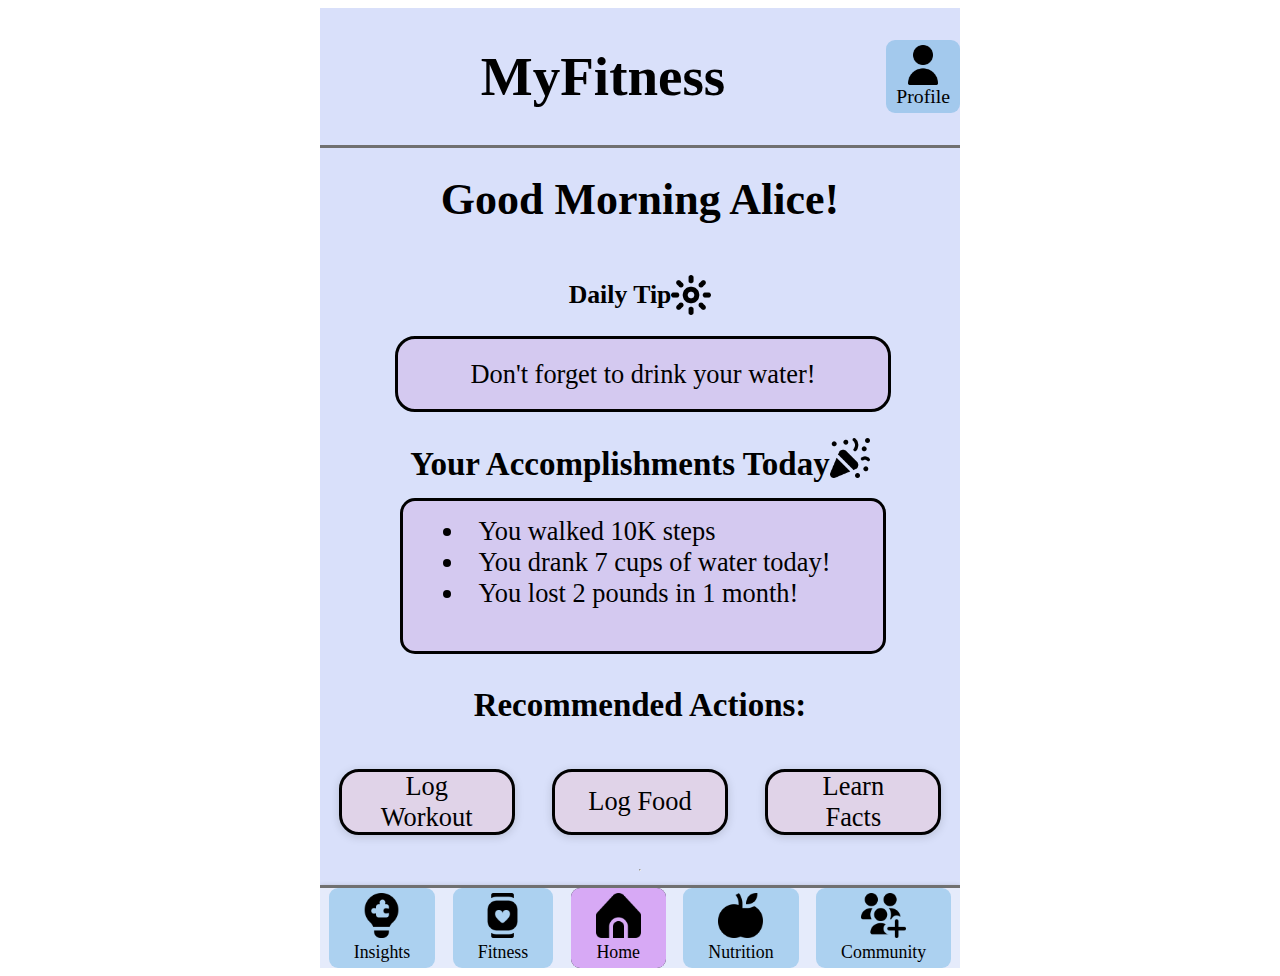
<file: index.html>
<!DOCTYPE html>
<html lang="en">
  <head>
    <meta charset="UTF-8" />
    <title>Home</title>
    <link
      href="https://fonts.googleapis.com/css?family=Inter"
      rel="fontsheet"
    />
    <link rel="stylesheet" href="home.css" />
  </head>
  <body>
    <div class="device">
      <div>
        <div id="title-bar">
          <h1>MyFitness</h1>
          <div id="profile-bar">
            <img src="images/profile.png" width="40px" />
            <span class="label">Profile</span>
          </div>
        </div>
        <div>
          <strong><h1>Good Morning Alice!</h1></strong>
          <div id="daily-tip">
            <h3>Daily Tip</h3>
            <img src="images/brightness.png" width="40px" />
          </div>
          <div id="daily-tip-box">Don't forget to drink your water!</div>
        </div>
      </div>

      <div id="accomplishments">
        <div id="accomp-title">
          <h2>Your Accomplishments Today</h2>
          <img src="images/party-horn.png" width="40px" />
        </div>
        <div id="color-block">
          <ul>
            <li>You walked 10K steps</li>
            <li>You drank 7 cups of water today!</li>
            <li>You lost 2 pounds in 1 month!</li>
          </ul>
        </div>
      </div>
      <div id="recommended">
        <h2>Recommended Actions:</h2>
        <div class="gallery-nav">
          
          <a href="healthTracker.html" id="workout-link">
            <div class="gallery-item">
              Log Workout
            </div>
          </a>
          
          <a href="Nutrition_Style.html" id="food-link">
            <div class="gallery-item">
              Log Food
            </div>
          </a>
          <a href="insights.html" id="insights-link">
            <div id="fact-link">
              <div class="gallery-item">
                Learn Facts
              </div>
            </div>
          </a>
          
        </div>
      </div>
      <hr />
      <div class="bottom-nav">
        <div class="nav-item">
          <a href="insights.html">
          <img src="images/insight.png" alt="Insight Icon" class="icon" />
          <span class="label">Insights</span>
          </a>
        </div>
        <div class="nav-item">
          <a href="healthTracker.html">
          <img src="images/watch-fitness.png" alt="Fitness Icon" class="icon" />
          <span class="label">Fitness</span>
        </a>
        </div>
        <div class="nav-item active">
          <a id="nav-item-active" href="index.html">
            <img src="images/home.png" alt="Home Icon" class="icon" />
            <span class="label">Home</span>
          </a>
        </div>
        <div class="nav-item">
          <a href="Nutrition_Style.html">
          <img src="images/apple-whole.png" alt="Nutrition Icon" class="icon" />
          <span class="label">Nutrition</span>
          </a>
        </div>
        <div class="nav-item">
          <a href="community.html">
          <img src="images/users-medical.png" alt="Community Icon" class="icon" />
          <span class="label">Community</span>
        </a>
        </div>
      </div>
    </div>
  </body> 
  <script> 
      let profileButton = document.getElementById("profile-bar");

      profileButton.addEventListener("click", () => {
         
          window.location.href = "profile.html";
      });

  </script>
</html>
</file>
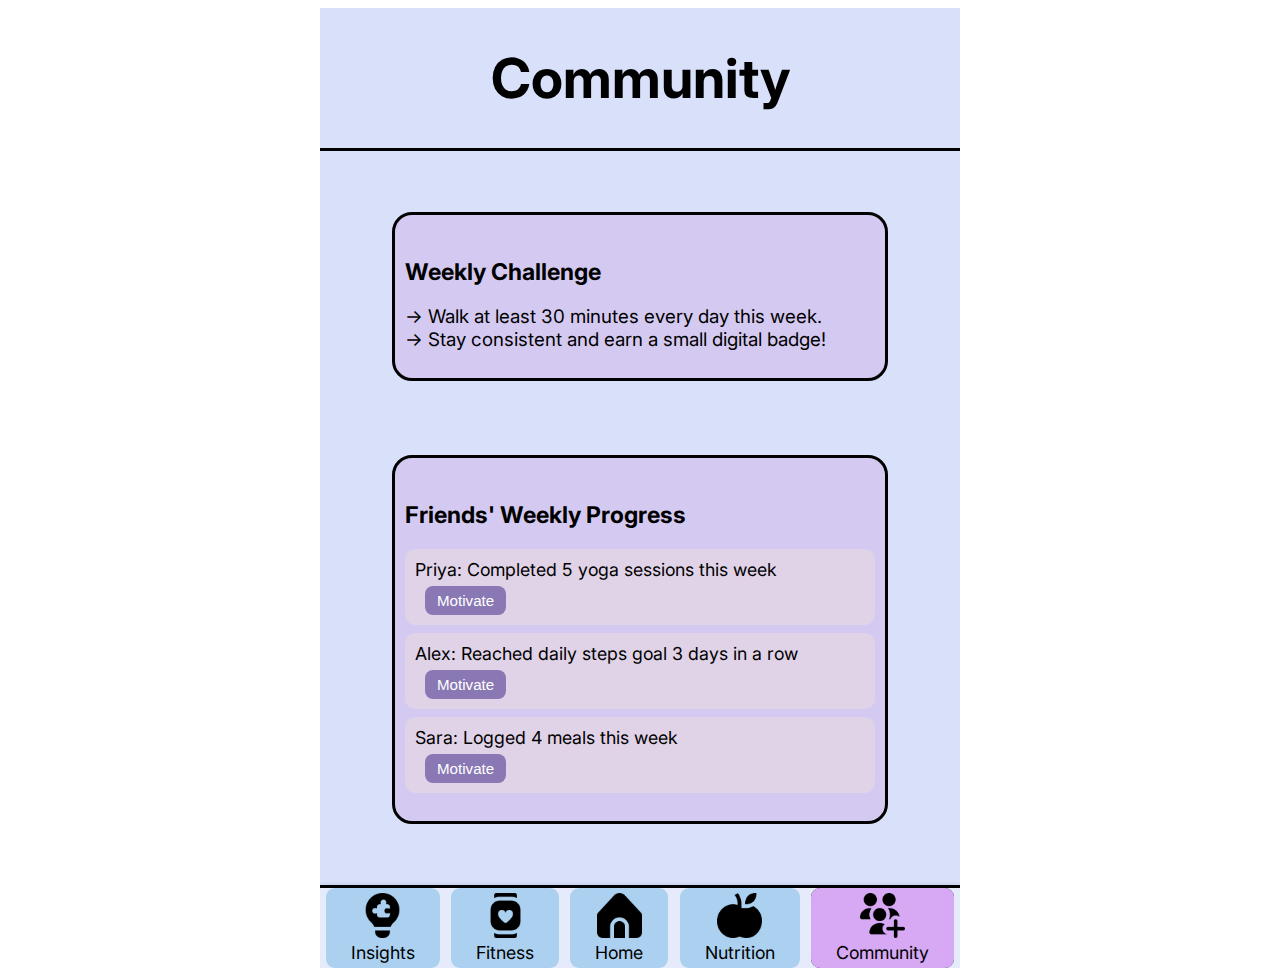
<file: community.html>
<!DOCTYPE html>
<html lang="en">
<head>
  <meta charset="UTF-8" />
  <title>Community</title>
  <link href="https://fonts.googleapis.com/css?family=Inter" rel="stylesheet" />
  <link rel="stylesheet" href="Nutrition_Style.css" />
</head>
<body>
    <div class="device">
      <div id="title-bar">
        <h1>Community</h1>
      </div>
      <div class="summary-box">
        <h3>Weekly Challenge</h3>
        <p style="font-size: 0.95em;">
          -> Walk at least 30 minutes every day this week.<br>
          -> Stay consistent and earn a small digital badge!
        </p>
      </div>
      <div class="summary-box">
        <h3>Friends' Weekly Progress</h3>
        <ul id="friends-updates" style="list-style-type: none; padding: 0;">
        </ul>
      </div>
     
      <div class="bottom-nav">
        <div class="nav-item">
          <a href="insights.html">
          <img src="images/insight.png" alt="Insight Icon" class="icon" />
          <span class="label">Insights</span>
          </a>
        </div>
        <div class="nav-item">
          <a href="healthTracker.html">
          <img src="images/watch-fitness.png" alt="Fitness Icon" class="icon" />
          <span class="label">Fitness</span>
        </a>
        </div>
        <div class="nav-item">
          <a href="index.html">
            <img src="images/home.png" alt="Home Icon" class="icon" />
            <span class="label">Home</span>
          </a>
        </div>
        <div class="nav-item">
          <a href="Nutrition_Style.html">
          <img src="images/apple-whole.png" alt="Nutrition Icon" class="icon" />
          <span class="label">Nutrition</span>
          </a>
        </div>
        <div class="nav-item active">
          <a id="nav-item-active" href="community.html">
          <img src="images/users-medical.png" alt="Community Icon" class="icon" />
          <span class="label">Community</span>
        </a>
        </div>
      </div>

<script src="community.js"></script>
</body>
</html>
</file>
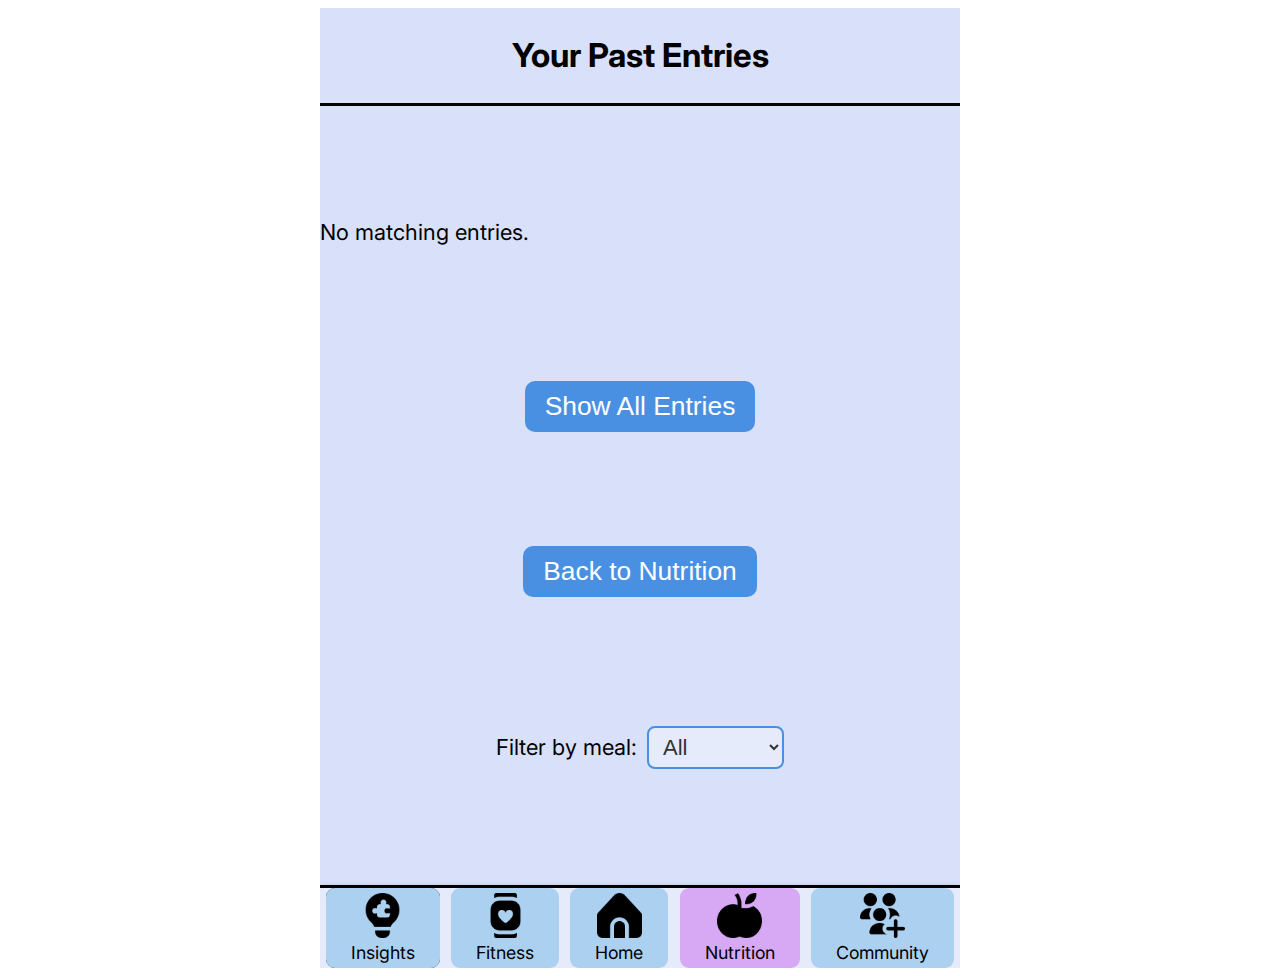
<file: entries.html>
<!DOCTYPE html>
<html lang="en">
<head>
  <meta charset="UTF-8" />
  <meta name="viewport" content="width=640, initial-scale=1.0" />
  <title>Past Entries</title>
  <link href="https://fonts.googleapis.com/css?family=Inter" rel="stylesheet" />
  <link rel="stylesheet" href="Nutrition_Style.css" />
</head>
<body>
  <div class="device">
    <div id="title-bar">
      <h2>Your Past Entries</h2>
    </div>
    
 
    <div id="scroll-wrapper">
      <div id="entries-container"></div>
    </div>
    
  
    <div class="button-row">
      <button class="save-btn" id="showAllBtn">Show All Entries</button>
    </div>
    
   
    <div class="button-row">
      <button class="save-btn" onclick="goBack()">Back to Nutrition</button>
    </div>
    
 
    <div class="log-input" style="justify-content: center;">
      <div class="filter-wrapper">
        <label for="mealFilter">Filter by meal:</label>
        <select id="mealFilter">
          <option value="All">All</option>
          <option value="Breakfast">Breakfast</option>
          <option value="Lunch">Lunch</option>
          <option value="Dinner">Dinner</option>
          <option value="Snack">Snack</option>
        </select>
      </div>
    </div>
    
    <!-- Bottom Navigation -->
    <div class="bottom-nav">
      <div class="nav-item active">
        <a href="insights.html">
        <img src="images/insight.png" alt="Insight Icon" class="icon" />
        <span class="label">Insights</span>
        </a>
      </div>
      <div class="nav-item">
        <a href="healthTracker.html">
        <img src="images/watch-fitness.png" alt="Fitness Icon" class="icon" />
        <span class="label">Fitness</span>
      </a>
      </div>
      <div class="nav-item">
        <a href="index.html">
          <img src="images/home.png" alt="Home Icon" class="icon" />
          <span class="label">Home</span>
        </a>
      </div>
      <div class="nav-item">
        <a id="nav-item-active" href="Nutrition_Style.html">
        <img src="images/apple-whole.png" alt="Nutrition Icon" class="icon" />
        <span class="label">Nutrition</span>
        </a>
      </div>
      <div class="nav-item">
        <a href="community.html">
        <img src="images/users-medical.png" alt="Community Icon" class="icon" />
        <span class="label">Community</span>
      </a>
      </div>
    </div>

  <script src="entries.js"></script>
</body>
</html>
</file>
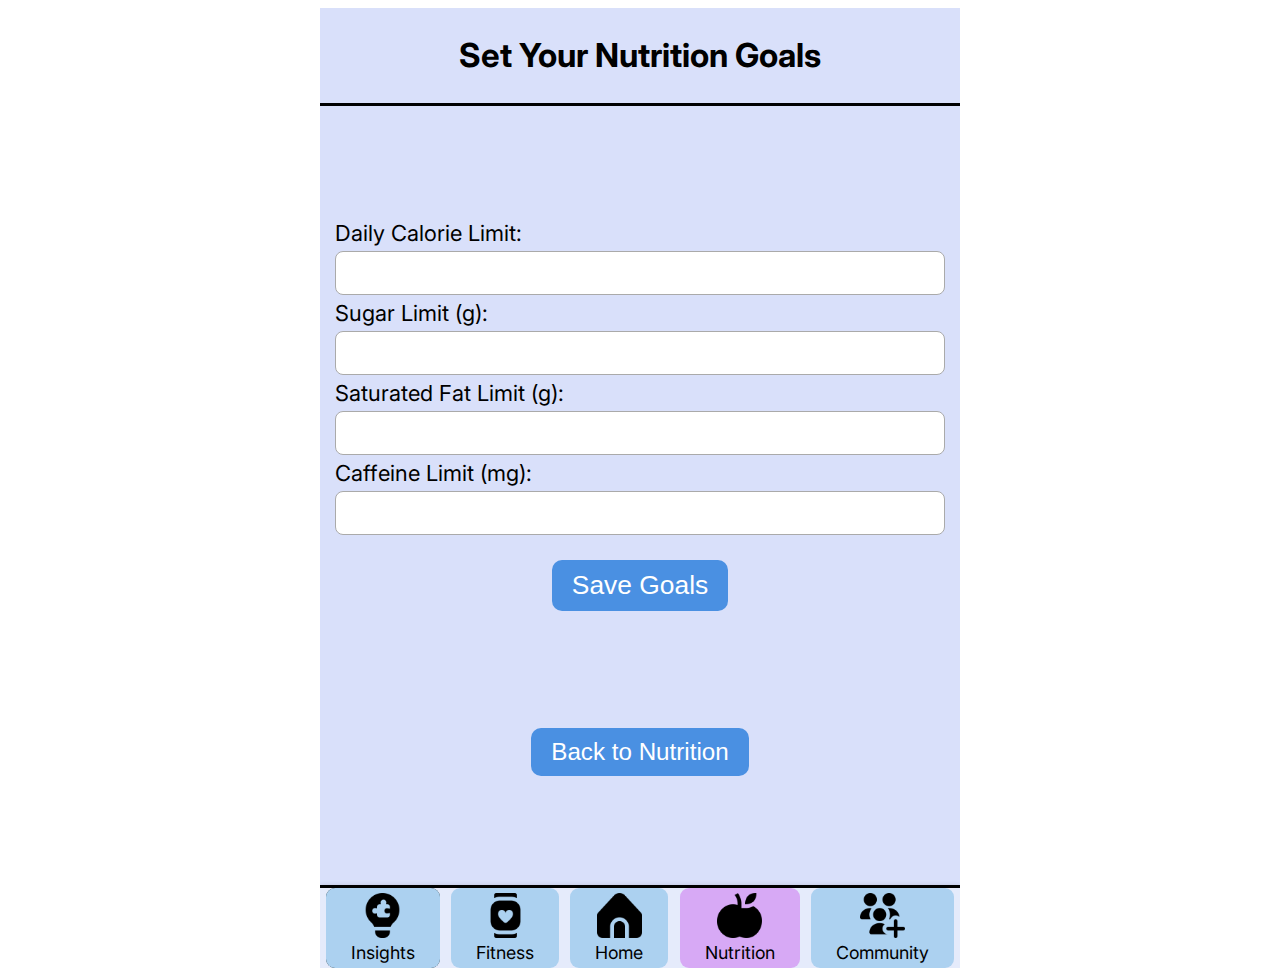
<file: goals.html>
<!DOCTYPE html>
<html lang="en">
<head>
  <meta charset="UTF-8" />
  <meta name="viewport" content="width=640, initial-scale=1.0" />
  <title>Set Nutrition Goals</title>
  <link href="https://fonts.googleapis.com/css?family=Inter" rel="stylesheet" />

  <link rel="stylesheet" href="Nutrition_Style.css" />
</head>
<body>
  <div class="device">
    <div id="title-bar">
      <h2>Set Your Nutrition Goals</h2>
    </div>

    <form id="goalForm" class="log-form">
      <label>Daily Calorie Limit:</label>
      <input type="number" id="goalCalories" required />

      <label>Sugar Limit (g):</label>
      <input type="number" id="goalSugar" required />

      <label>Saturated Fat Limit (g):</label>
      <input type="number" id="goalFat" required />

      <label>Caffeine Limit (mg):</label>
      <input type="number" id="goalCaffeine" required />

      <div class="save-entry-btn-wrapper">
        <button type="submit" class="save-btn">Save Goals</button>
      </div>
    </form>

    <div class="back-btn-wrapper">
      <button class="back-btn" onclick="goBack()">Back to Nutrition</button>
    </div>
            <!-- Bottom Navigation -->
            <div class="bottom-nav">
              <div class="nav-item active">
                <a href="insights.html">
                <img src="images/insight.png" alt="Insight Icon" class="icon" />
                <span class="label">Insights</span>
                </a>
              </div>
              <div class="nav-item">
                <a href="healthTracker.html">
                <img src="images/watch-fitness.png" alt="Fitness Icon" class="icon" />
                <span class="label">Fitness</span>
              </a>
              </div>
              <div class="nav-item">
                <a href="index.html">
                  <img src="images/home.png" alt="Home Icon" class="icon" />
                  <span class="label">Home</span>
                </a>
              </div>
              <div class="nav-item">
                <a id="nav-item-active" href="Nutrition_Style.html">
                <img src="images/apple-whole.png" alt="Nutrition Icon" class="icon" />
                <span class="label">Nutrition</span>
                </a>
              </div>
              <div class="nav-item">
                <a href="community.html">
                <img src="images/users-medical.png" alt="Community Icon" class="icon" />
                <span class="label">Community</span>
              </a>
              </div>
            </div>
  </div>

  <script src="goals.js"></script>
</body>
</html>
</file>
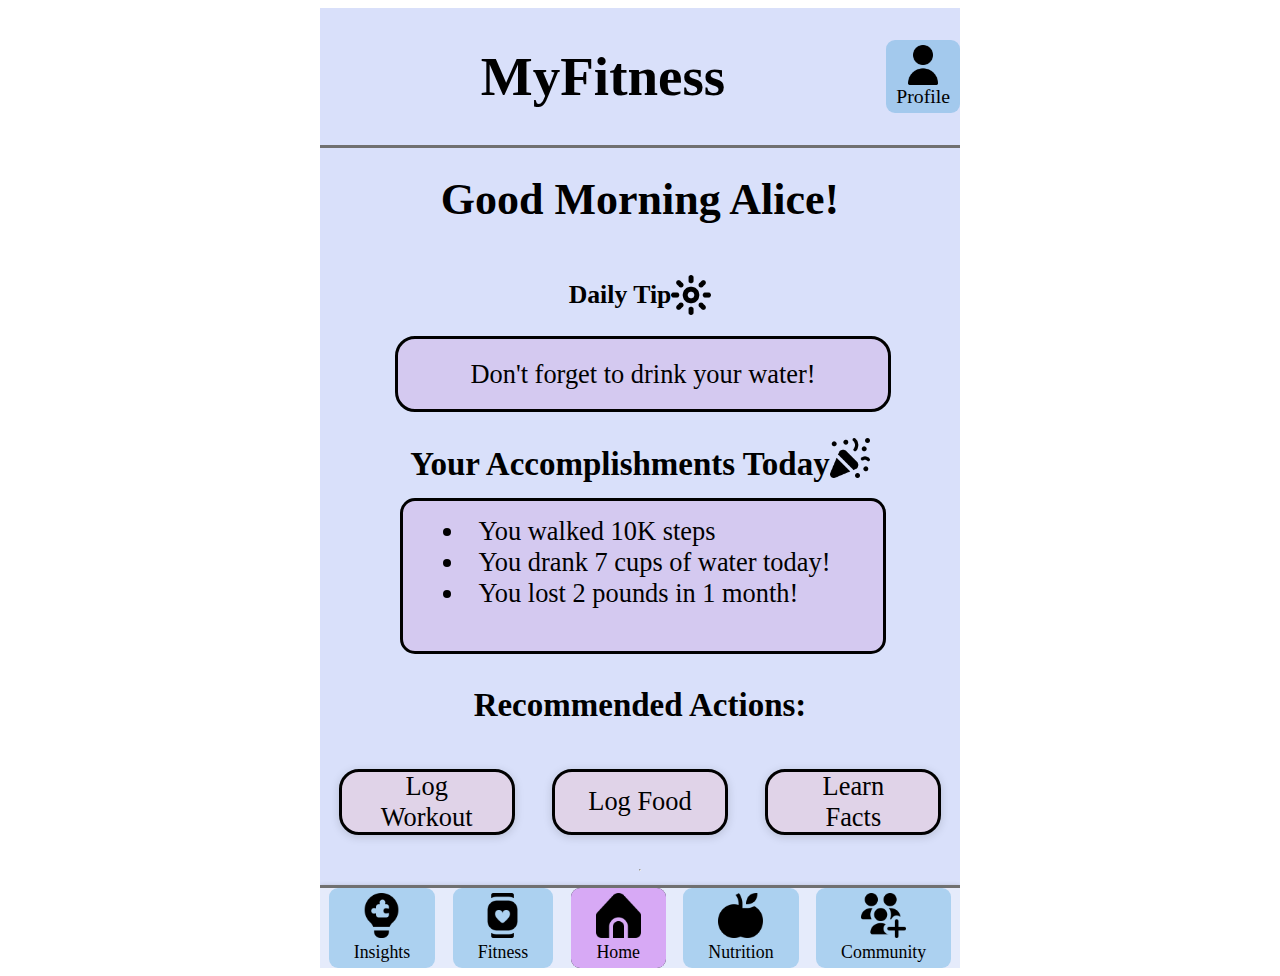
<file: home.html>
<!DOCTYPE html>
<html lang="en">
  <head>
    <meta charset="UTF-8" />
    <title>Home</title>
    <link
      href="https://fonts.googleapis.com/css?family=Inter"
      rel="fontsheet"
    />
    <link rel="stylesheet" href="home.css" />
  </head>
  <body>
    <div class="device">
      <div>
        <div id="title-bar">
          <h1>MyFitness</h1>
          <div id="profile-bar">
            <img src="images/profile.png" width="40px" />
            <span class="label">Profile</span>
          </div>
        </div>
        <div>
          <strong><h1>Good Morning Alice!</h1></strong>
          <div id="daily-tip">
            <h3>Daily Tip</h3>
            <img src="images/brightness.png" width="40px" />
          </div>
          <div id="daily-tip-box">Don't forget to drink your water!</div>
        </div>
      </div>

      <div id="accomplishments">
        <div id="accomp-title">
          <h2>Your Accomplishments Today</h2>
          <img src="images/party-horn.png" width="40px" />
        </div>
        <div id="color-block">
          <ul>
            <li>You walked 10K steps</li>
            <li>You drank 7 cups of water today!</li>
            <li>You lost 2 pounds in 1 month!</li>
          </ul>
        </div>
      </div>
      <div id="recommended">
        <h2>Recommended Actions:</h2>
        <div class="gallery-nav">
          
          <a href="healthTracker.html" id="workout-link">
            <div class="gallery-item">
              Log Workout
            </div>
          </a>
          
          <a href="Nutrition_Style.html" id="food-link">
            <div class="gallery-item">
              Log Food
            </div>
          </a>
          <a href="insights.html" id="insights-link">
            <div id="fact-link">
              <div class="gallery-item">
                Learn Facts
              </div>
            </div>
          </a>
          
        </div>
      </div>
      <hr />
      <div class="bottom-nav">
        <div class="nav-item">
          <a href="insights.html">
          <img src="images/insight.png" alt="Insight Icon" class="icon" />
          <span class="label">Insights</span>
          </a>
        </div>
        <div class="nav-item">
          <a href="healthTracker.html">
          <img src="images/watch-fitness.png" alt="Fitness Icon" class="icon" />
          <span class="label">Fitness</span>
        </a>
        </div>
        <div class="nav-item active">
          <a id="nav-item-active" href="home.html">
            <img src="images/home.png" alt="Home Icon" class="icon" />
            <span class="label">Home</span>
          </a>
        </div>
        <div class="nav-item">
          <a href="Nutrition_Style.html">
          <img src="images/apple-whole.png" alt="Nutrition Icon" class="icon" />
          <span class="label">Nutrition</span>
          </a>
        </div>
        <div class="nav-item">
          <a href="community.html">
          <img src="images/users-medical.png" alt="Community Icon" class="icon" />
          <span class="label">Community</span>
        </a>
        </div>
      </div>
    </div>
  </body> 
  <script> 
      let profileButton = document.getElementById("profile-bar");

      profileButton.addEventListener("click", () => {
          // bring in pop up page
          window.location.href = "profile.html";
      });

  </script>
</html>
</file>
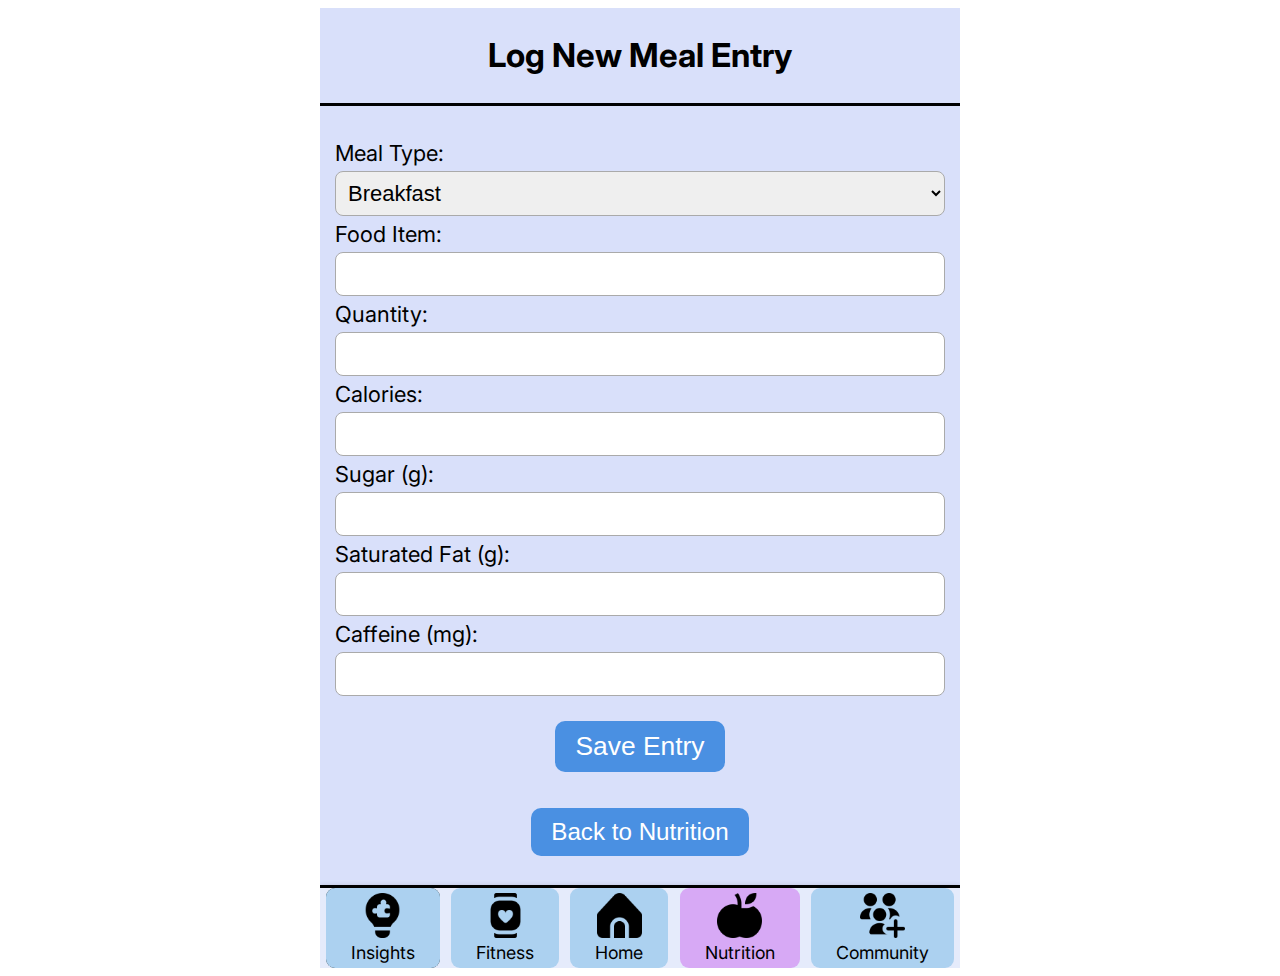
<file: log-entry.html>
<!DOCTYPE html>
<html lang="en">
<head>
  <meta charset="UTF-8" />
  <meta name="viewport" content="width=640, initial-scale=1.0" />
  <title>Log New Meal Entry</title>
  <link href="https://fonts.googleapis.com/css?family=Inter" rel="stylesheet" />
  <link rel="stylesheet" href="Nutrition_Style.css" />
</head>
<body>
  <div class="device">
    <div id="title-bar">
      <h2>Log New Meal Entry</h2>
    </div>

    <form id="logForm" class="log-form">
      <label>Meal Type:</label>
      <select id="mealType">
        <option>Breakfast</option>
        <option>Lunch</option>
        <option>Dinner</option>
        <option>Snack</option>
      </select>
    
      <label>Food Item:</label>
      <input type="text" id="foodItem" required />
    
      <label>Quantity:</label>
      <input type="number" id="quantity" required />
    
      <label>Calories:</label>
      <input type="number" id="calories" required />
    
      <label>Sugar (g):</label>
      <input type="number" id="sugar" required />
    
      <label>Saturated Fat (g):</label>
      <input type="number" id="fat" required />
    
      <label>Caffeine (mg):</label>
      <input type="number" id="caffeine" required />
    
      <div class="save-entry-btn-wrapper">
        <button type="submit" class="save-btn">Save Entry</button>
      </div>
      
    </form>
    
    <div class="back-btn-wrapper">
      <button class="back-btn" onclick="goBack()">Back to Nutrition</button>
    </div>
    
        <!-- Bottom Navigation -->
        <div class="bottom-nav">
          <div class="nav-item active">
            <a href="insights.html">
            <img src="images/insight.png" alt="Insight Icon" class="icon" />
            <span class="label">Insights</span>
            </a>
          </div>
          <div class="nav-item">
            <a href="healthTracker.html">
            <img src="images/watch-fitness.png" alt="Fitness Icon" class="icon" />
            <span class="label">Fitness</span>
          </a>
          </div>
          <div class="nav-item">
            <a href="index.html">
              <img src="images/home.png" alt="Home Icon" class="icon" />
              <span class="label">Home</span>
            </a>
          </div>
          <div class="nav-item">
            <a id="nav-item-active" href="Nutrition_Style.html">
            <img src="images/apple-whole.png" alt="Nutrition Icon" class="icon" />
            <span class="label">Nutrition</span>
            </a>
          </div>
          <div class="nav-item">
            <a href="community.html">
            <img src="images/users-medical.png" alt="Community Icon" class="icon" />
            <span class="label">Community</span>
          </a>
          </div>
        </div>

</div>
  <script src="log-entry.js"></script>
</body>
</html>
</file>
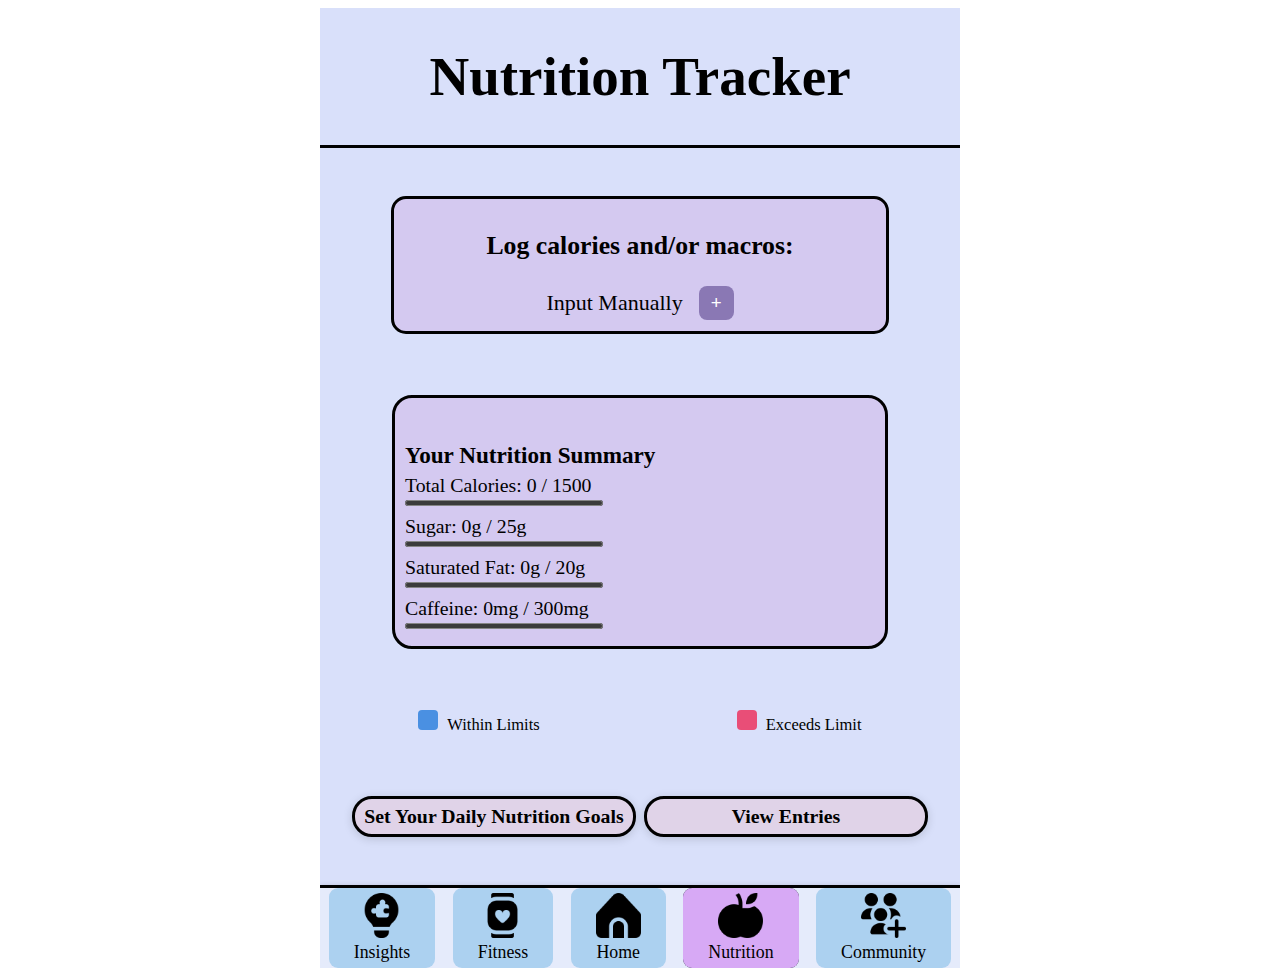
<file: Nutrition_Style.html>
<!DOCTYPE html>
<html lang="en">
<head>
  <meta charset="UTF-8" />
  <meta name="viewport" content="width=640, initial-scale=1.0" />
  <title>Nutrition Tracking</title>
  <link rel="stylesheet" href="Nutrition_Style.css" />
</head>
<body>
    <div class="device">
      <div id="title-bar">
        <h1>Nutrition Tracker</h1>
      </div>
      
      <div id="color-block">
        <h3 style="text-align: center;">Log calories and/or macros:</h3>
        <div class="log-input">
          <label>Input Manually</label>
          <a href="log-entry.html"><button class="small-btn" type="button">+</button></a>
        </div>
        
      </div>
      
  <div class="summary-box">
    <h3>Your Nutrition Summary 
    </h3>
  
    <div class="summary-item">
      <label id="calorieLabel">Total Calories:</label>
      <progress id="calorieBar" value="1012" max="1500" ></progress>
    </div>
    
    <div class="summary-item">
      <label id="sugarLabel">Sugar:</label>
      <progress id="sugarBar" value="20" max="25" ></progress>
    </div>
    
    <div class="summary-item warning">
      <label id="fatLabel">Saturated Fat:</label>
      <progress id="fatBar" value="5" max="3" ></progress>
    </div>
    
    <div class="summary-item warning">
      <label id="caffeineLabel">Caffeine:</label>
      <progress id="caffeineBar" value="183" max="100" ></progress>
    </div>
  </div>

  <div class="legend">
    <p><span class="legend-box normal"></span> Within Limits</p>
    <p><span class="legend-box high"></span> Exceeds Limit</p>
  </div>
  
  <div class="entry-goal-buttons">
    <a href="goals.html" class="gallery-button">
      <strong>Set Your Daily Nutrition Goals</strong>
    </a>
    
    <a href="entries.html" class="gallery-button">
      <strong>View Entries</strong>
    </a>
  </div>  

  <div class="bottom-nav">
    <div class="nav-item">
      <a href="insights.html">
      <img src="images/insight.png" alt="Insight Icon" class="icon" />
      <span class="label">Insights</span>
      </a>
    </div>
    <div class="nav-item">
      <a href="healthTracker.html">
      <img src="images/watch-fitness.png" alt="Fitness Icon" class="icon" />
      <span class="label">Fitness</span>
    </a>
    </div>
    <div class="nav-item">
      <a href="index.html">
        <img src="images/home.png" alt="Home Icon" class="icon" />
        <span class="label">Home</span>
      </a>
    </div>
    <div class="nav-item active">
      <a id="nav-item-active" href="Nutrition_Style.html">
      <img src="images/apple-whole.png" alt="Nutrition Icon" class="icon" />
      <span class="label">Nutrition</span>
      </a>
    </div>
    <div class="nav-item">
      <a href="community.html">
      <img src="images/users-medical.png" alt="Community Icon" class="icon" />
      <span class="label">Community</span>
    </a>
    </div>
  </div>
</div>
<script src="Nutrition_Style.js">
  
</script>
</body>
</html>
</file>
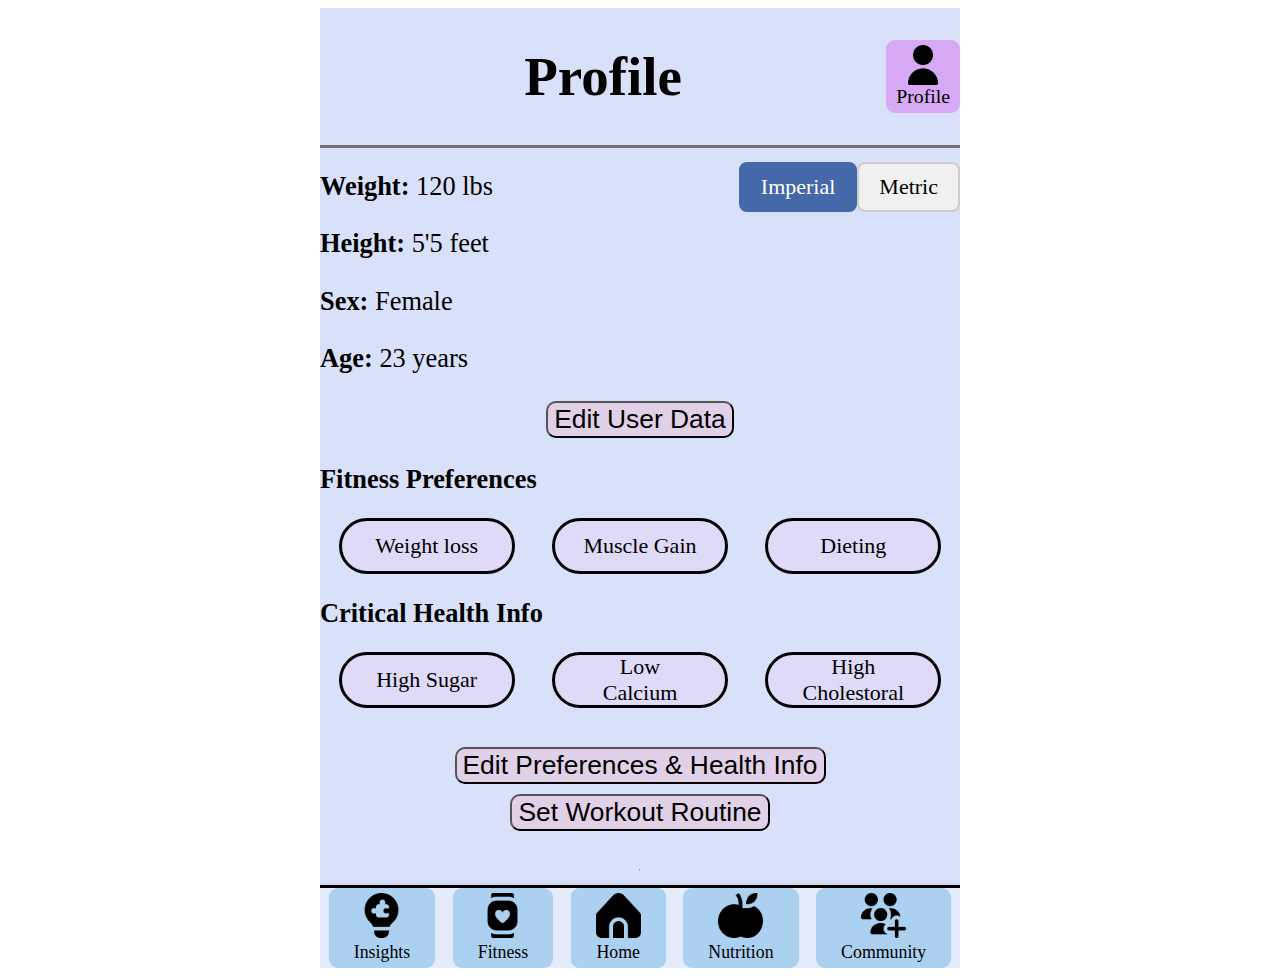
<file: profile.html>
<!DOCTYPE html>
<html lang="en">
  <head>
    <meta charset="UTF-8" />
    <title>Profile</title>
    <link
      href="https://fonts.googleapis.com/css?family=Inter"
      rel="fontsheet"
    />
    <link rel="stylesheet" href="profile.css" />
  </head>
  <body>
    <div class="device">
    <div id="popup">
      <div>
        <div id="title-bar">
          <h1>Profile</h1>
          <div id="profile-bar">
            <img src="images/profile.png" width="40px" />
            <span class="label">Profile</span>
          </div>
        </div>
        <div>
            <div id="weight">
                <p>
                  <strong>Weight: </strong> <span id="weight-value">120 lbs</span>
                </p>
                <div class="unit-toggle-box">
                  <div id="imperialBox" class="unit-box active">Imperial</div>
                  <div id="metricBox" class="unit-box">Metric</div>
                </div>
            </div>
            <p id="height">
                <strong>Height:</strong> <span id="height-value">5'5 feet</span>
            </p>
            <p>
                <strong>Sex:</strong> <span id="sex-value">Female</span>
            </p>
            <p>
                <strong>Age:</strong> <span id="age-value">23 years</span>
            </p>


            <div id="unit-holder">
              <button id="edit-button" onclick="openEditForm()">Edit User Data</button>
            </div>


            <p>
                <strong>Fitness Preferences</strong>
            </p>
            <div>
                <div class="gallery-nav">
                    <div class="gallery-item" id="pref-one">
                      Weight loss
                    </div>
          
                    <div class="gallery-item" id="pref-two">
                      Muscle Gain
                    </div>
                    <div class="gallery-item" id="pref-three">
                      Dieting
                    </div>
                  </div>
            </div>
            <p>
               <strong>Critical Health Info</strong>
            </p>
            <div>
                <div class="gallery-nav">
                    <div class="gallery-item" id="health-one">
                      High Sugar
                    </div>
                    <div class="gallery-item" id="health-two">
                      Low Calcium
                    </div>
                    <div class="gallery-item" id="health-three">
                      High Cholestoral
                    </div>
                </div>
            </div>
        </div>
      </div>
      </div>
      <br>
      <div id="profile-buttons">
        <div>
          <button id="edit-pref-button" onclick="editPref()">Edit Preferences & Health Info</button>
        </div>
        <div>
          <button id="set-button">Set Workout Routine</button>
        </div>
        <!-- <div>
            <button>View Routine</button>
        </div> -->
        <!-- <div>
            <button>Log Out</button>
        </div> -->
      </div>
      <!-- <div id="workout-popup" hidden>
        dsfd
      </div> -->

      <div id="popup-holder-div">
      </div>

      <div id="edit-popup-holder">
      </div>


      <div id="edit-preference-holder">
      </div>





      <hr/>
      <div class="bottom-nav">
        <div class="nav-item">
          <a href="insights.html">
          <img src="images/insight.png" alt="Insight Icon" class="icon" />
          <span class="label">Insights</span>
          </a>
        </div>
        <div class="nav-item">
          <a href="healthTracker.html">
          <img src="images/watch-fitness.png" alt="Fitness Icon" class="icon" />
          <span class="label">Fitness</span>
        </a>
        </div>
        <div class="nav-item active">
          <a href="index.html">
            <img src="images/home.png" alt="Home Icon" class="icon" />
            <span class="label">Home</span>
          </a>
        </div>
        <div class="nav-item">
          <a href="Nutrition_Style.html">
          <img src="images/apple-whole.png" alt="Nutrition Icon" class="icon" />
          <span class="label">Nutrition</span>
          </a>
        </div>
        <div class="nav-item">
          <a href="community.html">
          <img src="images/users-medical.png" alt="Community Icon" class="icon" />
          <span class="label">Community</span>
        </a>
        </div>
      </div>
    </div>
  </body> 
  <script> 
      let profileButton = document.getElementById("profile-bar");
      // let editButton = document.getElementById("edit-button");

      document.addEventListener("DOMContentLoaded", function () {
      const savedWeight = localStorage.getItem("weight");
      const savedHeight = localStorage.getItem("height");
      const savedSex = localStorage.getItem("sex");
      const savedAge = localStorage.getItem("age");

      const savedPrefOne = localStorage.getItem("prefOne");
      const savedPrefTwo = localStorage.getItem("prefTwo");
      const savedPrefThree = localStorage.getItem("prefThree");

      const savedHealthOne = localStorage.getItem("healthOne");
      const savedHealthTwo = localStorage.getItem("healthTwo");
      const savedHealthThree = localStorage.getItem("healthThree");


      if (savedPrefOne) {
        document.getElementById("pref-one").innerHTML = savedPrefOne;
      }
      else {
        savedPrefOne = "Weight Loss";
      }

      if (savedPrefTwo) {
        document.getElementById("pref-two").innerHTML = savedPrefTwo;
      }
      else {
        savedPrefTwo = "Muscle Gain";
      }

      if (savedPrefThree) {
        document.getElementById("pref-three").innerHTML = savedPrefThree;
      }
      else {
        savedPrefThree = "Dieting";
      }

      if (savedHealthOne) {
        document.getElementById("health-one").innerHTML = savedHealthOne;
      }
      else {
        savedHealthOne = "High Sugar";
      }

      if (savedHealthTwo) {
        document.getElementById("health-two").innerHTML = savedHealthTwo;
      }
      else {
        savedHealthTwo = "Low Calcium";
      }

      if (savedHealthThree) {
        document.getElementById("health-three").innerHTML = savedHealthThree;
      }
      else {
        savedHealthThree = "High Cholestorol";
      }


      if (savedWeight) {
        document.getElementById("weight-value").innerHTML = `${savedWeight} lbs`;
      }

      if (savedHeight) {
        document.getElementById("height-value").innerHTML = `${savedHeight} feet`;
      }

      if (savedSex) {
        document.getElementById("sex-value").innerHTML = `${savedSex}`;
      }

      if (savedAge) {
        document.getElementById("age-value").innerHTML = `${savedAge} years`;

      }
     });

      profileButton.addEventListener("click", () => {
          window.location.href = "index.html";
      });

      const workoutPopup = document.getElementById("popup-holder-div");
      const openWorkoutButton = document.getElementById("set-button");       
      const imperial = document.getElementById("imperialBox");
      const metric = document.getElementById("metricBox");
      const weight = document.getElementById("weight-value");
      const height = document.getElementById("height-value");

      let currWeight = weight.innerText;
      let currHeight = height.innerText;


      function editPref() {
        let preferenceDiv = document.getElementById("edit-preference-holder");


        // let inputDivOne = document.getElementById(`${savedPrefOne}`);
        // let inputDivTwo = document.getElementById(`${savedPrefTwo}`);
        // let inputDivThree = document.getElementById(`${savedPrefThree}`);


        // let inputDivFour = document.getElementById(`${savedHealthOne}`);
        // let inputDivFive = document.getElementById(`${savedHealthTwo}`);
        // let inputDivSix = document.getElementById(`${savedHealthThree}`);


        // inputDivOne.





        preferenceDiv.innerHTML = `
            <div class="edit-preference-overlay">
              <div id="edit-preference">
                <form id="edit-pref-form">
                  <h4>Edit Fitness Preferences (choose 3)</h4>
                  <p>
                    <label><input id="Weight Loss" checked type="checkbox" name="fitnessPref" value="Weight loss"> Weight loss</label><br>
                    <label><input id="Muscle Gain" checked type="checkbox" name="fitnessPref" value="Muscle Gain"> Muscle Gain</label><br>
                    <label><input id="Dieting" checked type="checkbox" name="fitnessPref" value="Dieting"> Dieting</label><br>
                    <label><input id="Flexibility" type="checkbox" name="fitnessPref" value="Flexibility"> Flexibility</label><br>
                    <label><input id="Endurance" type="checkbox" name="fitnessPref" value="Endurance"> Endurance</label><br> 
                    <label><input id="Stress Reduction" type="checkbox" name="fitnessPref" value="Stress Reduction"> Stress Reduction</label><br>
                  </p>

                  <h4>Edit Critical Health Info (choose 3)</h4>
                  <p>
                    <label><input id="High Sugar" checked type="checkbox" name="healthInfo" value="High Sugar"> High Sugar</label><br>
                    <label><input id="Low Calcium" checked type="checkbox" name="healthInfo" value="Low Calcium"> Low Calcium</label><br>
                    <label><input id="High Cholestorol" checked type="checkbox" name="healthInfo" value="High Cholesterol"> High Cholesterol</label><br>
                    <label><input id="Diabetes" type="checkbox" name="healthInfo" value="Diabetes"> Diabetes</label><br>
                    <label><input id="Low Iron" type="checkbox" name="healthInfo" value="Low Iron"> Low Iron (Anemic)</label><br>
                  </p>

                  <br>
                  <button type="submit">Save</button>
                  <button type="button" id="cancel-button">Cancel</button>
                </form>
              </div>
            </div>`;



            let cancelDiv = document.getElementById("cancel-button");


            cancelDiv.addEventListener("click", () => {
               preferenceDiv.innerHTML = ``;
            });


            let prefForm = document.getElementById("edit-pref-form");

            prefForm.addEventListener("submit", (e) => {

              e.preventDefault();
              console.log("HELLO");
              let editFormInfo = new FormData(prefForm);
              const data = {};
              let listOfPrefData = [];
              let listOfHealthData = [];
              editFormInfo.forEach((value, key) => {
                data[key] = value; 

                if (key == "fitnessPref") {
                  listOfPrefData.push(data[key]);
                }

                else if (key == "healthInfo") {
                  listOfHealthData.push(data[key]);
                }
                

              });

               console.log(listOfHealthData);


              localStorage.setItem("prefOne", `${listOfPrefData[0]}`);
              localStorage.setItem("prefTwo", `${listOfPrefData[1]}`);
              localStorage.setItem("prefThree", `${listOfPrefData[2]}`);
              localStorage.setItem("healthOne", `${listOfHealthData[0]}`);
              localStorage.setItem("healthTwo", `${listOfHealthData[1]}`);
              localStorage.setItem("healthThree", `${listOfHealthData[2]}`);


              location.reload();

            });




      }

      function openEditForm() {
        console.log("Hello");
        let editDiv = document.getElementById("edit-popup-holder");

        let currWeightPlaceHolder = (localStorage.getItem("weight") == null)? "120" : localStorage.getItem("weight");
        let currHeightPlaceHolder = (localStorage.getItem("height") == null)? "5'5" : localStorage.getItem("height");
        let currSexPlaceHolder = (localStorage.getItem("sex") == null)? "Female" : localStorage.getItem("sex");
        let currAgePlaceHolder = (localStorage.getItem("age") == null)? "23" : localStorage.getItem("age");

        editDiv.innerHTML = `<div class="edit-popup-overlay">
        <div id="edit-popup">
          <form id="edit-form">
            <p>
              Weight (lbs): <input type="number" name="weight" id="edit-weight" value="${currWeightPlaceHolder}" /><br>
            </p>
            <p>
              Height (feet'inches): <input name="height" type="text" id="edit-height" value="${currHeightPlaceHolder}" /><br>
            </p>
            <p>
              Sex: 
              <select name="sex" id="edit-sex" placeholder="${currSexPlaceHolder}">
                <option>Female</option>
                <option>Male</option>
                <option>Other</option>
              </select>
              <br>
            </p>
            <p>
              Age: <input name="age" type="number" id="edit-age" value="${currAgePlaceHolder}"/><br>
            </p> <br>
            <button type="submit">Save</button>
            <button type="button" id="cancel-button">Cancel</button>
          </form>
        </div>
        </div>`;

        let editForm = document.getElementById("edit-form");


        editForm.addEventListener("submit", (e) => {
          e.preventDefault();
          console.log("HELLO");
          let editDiv = document.getElementById("edit-popup-holder");
          let editFormInfo = new FormData(editForm);
          const data = {};
          editFormInfo.forEach((value, key) => {
            data[key] = value; 

            console.log(key);
            console.log(data[key]);

          });


          localStorage.setItem("weight", `${data["weight"]}`);
          localStorage.setItem("height", `${data["height"]}`);
          localStorage.setItem("sex", `${data["sex"]}`);
          localStorage.setItem("age", `${data["age"]}`);

          workoutPopup.innerHTML = ``;
          location.reload();
        });

        let cancelDiv = document.getElementById("cancel-button");


        cancelDiv.addEventListener("click", () => {
            editDiv.innerHTML = ``;
        });

      }


      
      

      imperial.addEventListener("click", () => {
          if (imperial.className != "unit-box active") {
            imperial.className = "unit-box active";
            metric.className = "unit-box";

            let currWeight = weight.innerText;
            let currHeight = height.innerText;

            let weightNumber = currWeight.match(/([0-9]+)\.((\d)*)/);
            let heightNumber = currHeight.match(/([0-9]+(\.(\d)*)?)/);

            console.log(weightNumber);
            console.log(heightNumber);

            let totalFeet = 0;
            let totalInches = 0; 

            if (heightNumber) {
              let cms = parseFloat(heightNumber[1]);

              totalInches = cms * 0.393701;
            }

            
            totalFeet = Math.floor(totalInches / 12);
            totalInches = (totalInches % 12).toFixed(0);


            let weightValue = parseFloat(weightNumber);
            let totalLbs = Math.ceil(weightValue * 2.20462);


            weight.innerText = `${totalLbs} lbs`;
            height.innerText = `${totalFeet}'${totalInches} feet`;

            currWeight = weight.innerText;
            currHeight = height.innerText;

        }

      });

      metric.addEventListener("click", () => {
        if (metric.className != "unit-box active") {
            metric.className = "unit-box active";
            imperial.className = "unit-box";

            let currWeight = weight.innerText;
            let currHeight = height.innerText;

            let weightNumber = currWeight.match(/([0-9]+(\.[0-9]+)?)/);

            let heightNumber = currHeight.match(/([0-8])'([0-9](\.[0-9])?)/);
          

            let totalInches = 0;

            if (heightNumber) {
              let feet = parseInt(heightNumber[1]);
              let inches = parseFloat(heightNumber[2]);

              totalInches = (feet * 12) + inches;
              
            }

            let weightValue = parseFloat(weightNumber);

            let totalCm = (totalInches * 2.54).toFixed(2); 

            let totalKg = (weightValue * 0.453592).toFixed(2);

            weight.innerText = `${totalKg} kg`;
            height.innerText = `${totalCm} cm`;

            currWeight = weight.innerText;
            currHeight = height.innerText;
        }

      });

    
      

      openWorkoutButton.addEventListener("click", () => {
        workoutPopup.innerHTML = `<div class="popup-overlay" id="workout-popup" hidden>
          <div class="popup-content">
            <span class="close-button" id="close-popup-button">X</span>
            <h2>Set Your Workout Routine</h2>
            <form id="routine-form">
              <label for="day">Select Day:</label>
              <select id="day" name="day" required>
                <option value="" disabled selected>Select a day</option>
                <option value="Monday">Monday</option>
                <option value="Tuesday">Tuesday</option>
                <option value="Wednesday">Wednesday</option>
                <option value="Thursday">Thursday</option>
                <option value="Friday">Friday</option>
                <option value="Saturday">Saturday</option>
                <option value="Sunday">Sunday</option>
              </select>
        
              <label for="time">Select Time:</label>
              <input type="time" id="time" name="time" required />
        
              <label for="activity">Workout Type:</label>
              <input type="text" id="activity" name="activity" placeholder="e.g. Cardio, Leg Day" required />
        
              <button type="submit">Set Routine</button>
            </form>
          </div>
        </div>`;



        const closeWorkoutButton = document.getElementById("close-popup-button");

        closeWorkoutButton.addEventListener("click", () => {
          workoutPopup.innerHTML = ``;
        });

        const form = document.getElementById("routine-form");

        form.addEventListener("submit", (e) => {
          console.log("Hello");
          e.preventDefault();
  e.preventDefault();

  const formInfo = new FormData(form);
  const data = {};
  formInfo.forEach((value, key) => {
    data[key] = value; 
  });

          console.log(JSON.stringify(data));
  localStorage.setItem(`profileInfo${data["day"]}`, JSON.stringify(data));




          workoutPopup.innerHTML = ``;
        });
      });
  </script>
</html>
</file>
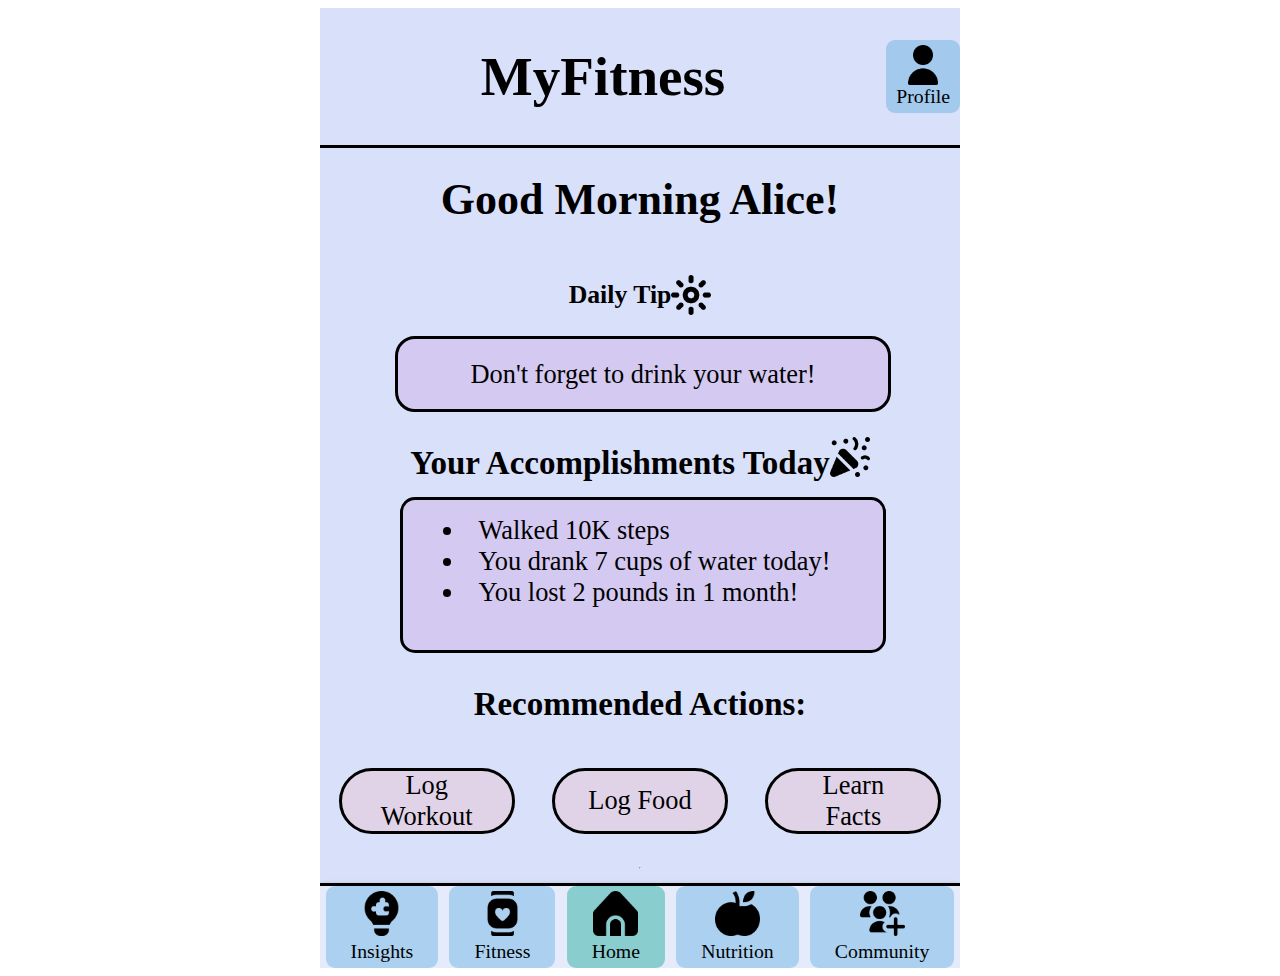
<file: style.html>
<!DOCTYPE html>
<html lang="en">
  <head>
    <meta charset="UTF-8" />
    <title>Home</title>
    <link
      href="https://fonts.googleapis.com/css?family=Inter"
      rel="fontsheet"
    />
    <link rel="stylesheet" href="style.css" />
  </head>
  <body></body>
  <div class="device">
    <div>
      <div id="title-bar">
        <h1>MyFitness</h1>
        <div id="profile-bar">
          <img src="images/profile.png" width="40px" />
          <span class="label">Profile</span>
        </div>
      </div>
      <div>
        <strong><h1>Good Morning Alice!</h1></strong>
        <div id="daily-tip">
          <h3>Daily Tip</h3>
          <img src="images/brightness.png" width="40px" />
        </div>
        <div id="daily-tip-box">Don't forget to drink your water!</div>
      </div>
    </div>

    <div id="accomplishments">
      <div id="accomp-title">
        <h2>Your Accomplishments Today</h2>
        <img src="images/party-horn.png" width="40px" />
      </div>
      <div id="color-block">
        <ul>
          <li>Walked 10K steps</li>
          <li>You drank 7 cups of water today!</li>
          <li>You lost 2 pounds in 1 month!</li>
        </ul>
      </div>
    </div>
    <div id="recommended">
      <h2>Recommended Actions:</h2>
      <div class="gallery-nav">
        <div class="gallery-item">
          Log Workout
        </div>

        <div class="gallery-item">
            Log Food
        </div>
        <div class="gallery-item">
          Learn Facts
        </div>
      </div>
    </div>
    <hr />
    <div class="bottom-nav">
      <div class="nav-item">
        <img src="images/insight.png" alt="Insight Icon" class="icon" />
        <span class="label">Insights</span>
      </div>
      <div class="nav-item">
        <img src="images/watch-fitness.png" alt="Fitness Icon" class="icon" />

        <span class="label">Fitness</span>
      </div>
      <div class="nav-item active">
        <img src="images/home.png" alt="Home Icon" class="icon" />

        <span class="label">Home</span>
      </div>
      <div class="nav-item">
        <img src="images/apple-whole.png" alt="Nutrition Icon" class="icon" />

        <span class="label">Nutrition</span>
      </div>
      <div class="nav-item">
        <img src="images/users-medical.png" alt="Community Icon" class="icon" />

        <span class="label">Community</span>
      </div>
    </div>
  </div>
</html>
</file>
<file: home.css>
body {
    font-family: 'Inter';
    font-size: 22px;
}

.device {
    margin: auto;
    width: 640px;
    height: 960px;
    overflow: hidden;
    position: relative;
    display: flex;
    justify-content: space-between;
    flex-direction: column;

    background-color: #D9E0FA;
}

#color-block {
    background-color: #D4C9F0;
    border: 3px solid black;
    width: 480px;
    height: 150px;
    margin-left: 80px;
    border-radius: 15px;

}

#color-block ul {
    padding-top: 10px;
    padding-left: 15px;
    margin-top: 5px;
}


#title-bar h1 {
    font-size: 2.5em;
}


#accomplishments h2 {
    text-align: center;
}

#accomplishments li {
    padding-left: 25px;
    font-size: 1.2em;
}

ul {
    list-style-position: inside;
    padding-top: 32px;
}

#recommended {
    text-align: center;
}

#profile-bar {
    display: flex;
    flex-direction: column;
    align-items: center;
    font-size: 0.9em;
    padding: 5px 10px;
    cursor: pointer;
    background-color: #a3c9ed;
    border-radius: 9px;
}

#title-bar {
    display: flex;
    align-items: center;
    /* gap: 100px; */
    justify-content: space-between;
    background-color: #D9E0FA;
    outline: 3px solid #707070;
}

#daily-tip-box p {
    padding-bottom: 50px;
    font-size: 1.2em;
}

#accomp-title {
    display: flex;
    align-items: center;
    justify-content: center;
}

#accomp-title h2 {
    margin-bottom: 15px;
}

#daily-tip-box {
    background-color: #D4C9F0;
    padding: 10px;
    border: 3px solid black;
    width: 470px;
    height: 40px;
    margin-left: 75px;
    text-align: center;
    padding-top: 20px;
    border-radius: 20px;
    font-size: 1.2em;
}

#title-bar h1 {
    flex: 1;
    text-align: center;
}

#daily-tip {
    display: flex;
    align-items: center;
    justify-content: center;
}


#typo {
    text-align: center;
    font-size: 28px;
}

#colors {
    text-align: center;
}

h1 {
    color: black;
    text-align: center;
}

#body {
    text-align: center;
    font-size: 1em;
}

#regular-text {
    font-size: 22px;
    text-align: center;
}

.bottom-nav {

    display: flex;
    justify-content: space-around;
    align-items: center;
    background-color: #E5EBFB;
    box-shadow: 0 -2px 5px rgba(0, 0, 0, 0.2);
    outline: 3px solid #707070;
}

/* .nav-item {
    display: flex;
    flex-direction: column;
    align-items: center;
    font-size: 0.9em;
    padding: 5px 25px;
    cursor: pointer;
    background-color: #ACD1F0;
    border-radius: 9px;

} */

.gallery-nav a {
  text-decoration: none;
  color: black;
}


.nav-item a {
    display: flex;
    flex-direction: column;
    align-items: center;
    font-size: 0.9em;
    padding: 5px 25px;
    cursor: pointer;
    background-color: #ACD1F0;
    border-radius: 9px;
    text-decoration: none;
    color: black;
}


.gallery-nav {

    display: flex;
    justify-content: space-around;
    align-items: center;

    height: 100px;
}

.gallery-item {
    border: 3px solid black; 
    display: flex;
    flex-direction: column;
    align-items: center;
    font-size: 1.2em;
    padding: 5px 25px;
    cursor: pointer;
    background-color: #E0D3E8;
    border-radius: 20px;
    height: 50px;
    width: 120px;
    text-align: center;
    box-shadow: 0 2px 10px rgba(0, 0, 0, 0.15);
    justify-content: center;
}

h3 {
    text-align: center;
}

.nav-item.active {
    background-color: #132524;
    border-radius: 9px;
    color: white;
}


#nav-item-active {
    background-color: #d7a9f5;
    border-radius: 9px;
}

.nav-item .icon {
    width: 45px;
    height: 45px;
    margin-bottom: 4px;

}



.nav-item .label {
    font-size: 0.9em;
}


.popup {
    display: none; /* Hidden by default */
    position: fixed;
    top: 0;
    left: 0;
    width: 100%;
    height: 100%;
    background-color: rgba(0, 0, 0, 0.5); 
    justify-content: center;
    align-items: flex-start; 
    z-index: 1000; 
    padding-top: 20px; 
  }
  
  .popup-content {
    background-color: #f0f4f8;
    padding: 30px;
    border-radius: 10px;
    width: 90%;
    max-width: 50vh;
    max-height: 90vh; 
    min-height: 70vh; 
    overflow-y: auto; 
    position: relative;
    box-shadow: 0 4px 8px rgba(0, 0, 0, 0.2);
  }
  
  .close-btn {
    position: absolute;
    top: 10px;
    right: 15px;
    font-size: 28px;
    cursor: pointer;
    color: #333;
  }
  
  .popup-content h2 {
    margin-top: 0;
    text-align: center;
    font-size: 24px;
  }
  
  .popup-content h3 {
    font-size: 18px;
    margin-top: 20px;
  }
  
  .popup-content p {
    margin: 15px 0;
    font-size: 16px;
  }
  

  .toggle-container {
    text-align: center;
    margin-bottom: 20px;
  }
  
  #unit-toggle {
    padding: 10px 20px;
    border: none;
    border-radius: 5px;
    background-color: #d3e1f1;
    cursor: pointer;
    font-size: 14px;
  }
  
  #unit-toggle:hover {
    background-color: #b0c4de;
  }
  
  .popup-content button {
    margin: 5px;
    padding: 10px 20px;
    border: none;
    border-radius: 5px;
    background-color: #d3e1f1;
    cursor: pointer;
    font-size: 14px;
  }
  
  .popup-content button:hover {
    background-color: #b0c4de;
  }
  
  .popup-content .action-btn {
    display: block;
    width: 100%;
    margin: 15px 0;
    padding: 12px;
    background-color: #e6d5f5;
    font-size: 16px;
  }
  
  .popup-content .action-btn:hover {
    background-color: #d1b8e8;
  }

.toggle-container {
    text-align: center;
    margin-bottom: 20px;
  }
  
  .unit-toggle {
    display: inline-flex;
    align-items: center;
    cursor: pointer;
    padding: 10px;
    border-radius: 5px;
    background-color: #d3e1f1;
  }
  
  .unit-toggle span {
    font-size: 14px;
    padding: 0 5px;
  }
  
  .unit-toggle .active {
    font-weight: bold;
    color: #333;
  }
  
  .unit-toggle .inactive {
    font-weight: normal;
    color: #888;
  }
  
  .unit-toggle:hover {
    background-color: #b0c4de;
  }
 
.fitness-preferences {
    display: flex;
    justify-content: center; 
    gap: 10px; 
    margin-bottom: 20px; 
  }
  
 
  .action-buttons.popup-button-format {
    display: flex;
    flex-direction: column;
    justify-content: space-between;
    height: 150px; 
    margin-top: auto; 
    margin-bottom: 20px; 
  }
</file>
<file: Nutrition_Style.css>
body {
  font-family: 'Inter';
  font-size: 22px;

}

.device {
  margin: auto;
  width: 640px;
  height: 960px;
  overflow: hidden;
  position: relative;
  display: flex;
  flex-direction: column;
  justify-content: space-between;
  background-color: #D9E0FA;
}


#title-bar {
  display: flex;
  align-items: center;
  justify-content: center;
  outline: 3px solid black;
  background-color: #D9E0FA;
  
}

#title-bar h1 {
  font-size: 2.5em;
  color: black;
  text-align: center;
}

#color-block {
  background-color: #D4C9F0;
  border: 3px solid black;
  width: 480px;
  height: auto;
  margin: 8px auto;
  padding: 6px;
  border-radius: 15px;
}

.summary-box {
  background-color: #D4C9F0;
  padding: 8px 10px;
  border: 3px solid black;
  width: 470px;
  margin: 10px auto;
  text-align: left;
  padding-top: 20px;
  border-radius: 20px;
  font-size: 0.9em;
}


.bottom-nav {
  display: flex;
  justify-content: space-around;
  align-items: center;
  background-color: #E5EBFB;
  box-shadow: 0 -2px 5px rgba(0, 0, 0, 0.2);
  outline: 3px solid black;
}
  
/* .nav-item {
  display: flex;
  flex-direction: column;
  align-items: center;
  font-size: 1.0em;
  padding: 5px 25px;
  cursor: pointer;
  background-color: #ACD1F0;
  border-radius: 9px;

} */
  
.nav-item.active {
  background-color: #132524;
  border-radius: 9px;
  color: white;
}

.nav-item .icon {
  width: 45px;
  height: 45px;
  margin-bottom: 4px;
}
  
  .nav-item .label {
    font-size: 0.9em;
  }

  #nav-item-active {
    background-color: #d7a9f5;
    border-radius: 9px;
  }


  .nav-item a {
    display: flex;
    flex-direction: column;
    align-items: center;
    font-size: 0.9em;
    padding: 5px 25px;
    cursor: pointer;
    background-color: #ACD1F0;
    border-radius: 9px;
    text-decoration: none;
    color: black;
}
  
.small-btn {
  background-color: #eee;
  border: 1px solid #aaa;
  border-radius: 6px;
  padding: 4px 8px;
  font-size: 0.8em;
  cursor: pointer;
  margin-left: 10px;
}
.summary-item {
  display: flex;
  flex-direction: column;
  margin-bottom: 6px;
}

.log-input {
  display: flex;
  justify-content: center;
  align-items: center;
  gap: 6px;
  margin: 5px 0;
}

.log-form {
  display: flex;
  flex-direction: column;
  gap: 5px;
  margin: 15px;
}
.log-form input, .log-form select {
  padding: 8px;
  font-size: 1em;
  border: 1px solid #aaa;
  border-radius: 8px;
}

.close {
  float: right;
  font-size: 24px;
  cursor: pointer;
}

.legend {
  display: flex;
  justify-content: space-around;
  font-size: 0.75em;
  margin: 8px 0 4px;
}
.legend p {
  margin: 0 8px;
}
.legend-box {
  width: 20px;
  height: 20px;
  display: inline-block;
  margin-right: 5px;
  border-radius: 4px;
}
.legend-box.normal {
  background-color: #4A90E2;
}
.legend-box.high {
  background-color:#E94E77;
}

.save-entry-btn-wrapper {
  display: flex;
  justify-content: center;
  margin-top: 20px;
}

.save-btn {
  font-size: 1.2em;
  padding: 10px 20px;
  background-color: #4A90E2;
  color: white;
  border: none;
  border-radius: 10px;
  cursor: pointer;
  transition: background-color 0.3s ease;
  display: inline-block;
  text-align: center;
}

.save-btn:hover {
  background-color: #3f7ecb;
}

.back-btn-wrapper {
  display: flex;
  justify-content: center;
  /* margin-top: 10px; */
  margin-bottom: 10px;
}

.back-btn {
  font-size: 1.1em;
  padding: 10px 20px;
  background-color: #4A90E2;
  color:  white;
  border: none;
  border-radius: 10px;
  cursor: pointer;
  transition: background-color 0.3s ease;
}

.back-btn:hover {
  background-color: #bbb;
}

.filter-wrapper {
  display: flex;
  justify-content: center;
  align-items: center;
  gap: 10px;
  margin: 20px 0;
  font-size: 1em;
}
.button-row {
  display: flex;
  justify-content: center;
  gap: 20px;
  margin: 20px 0;
  flex-wrap: wrap;
}

.save-btn:hover {
  background-color: #3f7ecb;
}

.filter-wrapper {
  display: flex;
  justify-content: center;
  align-items: center;
  gap: 10px;
  margin: 20px 0;
  font-size: 1em;
}

.delete-btn {
  background-color: #8A78B4;
  color: white;
  border: none;
  padding: 6px 12px;
  border-radius: 8px;
  cursor: pointer;
  font-size: 0.9em;
  transition: background-color 0.3s ease;
}

.delete-btn:hover {
  background-color: #6e61a9; 
}

#mealFilter {
  padding: 6px 10px;
  font-size: 1em;
  border: 2px solid #4A90E2;
  border-radius: 8px;
  background-color: #E5EBFB;
  color: #333;
  outline: none;
  transition: border-color 0.3s ease;
}

#mealFilter:hover,
#mealFilter:focus {
  border-color: #3f7ecb;
}

.tip-box {
  margin: 15px auto;
  width: 90%;
  font-size: 0.95em;
  background-color: #D4C9F0;
  padding: 10px;
  border-radius: 10px;
  text-align: center;
}
progress{
  height: 12px;
}
#color-block,
.legend,
.gallery-nav,
.button-row {
  margin-top: 10px;
  margin-bottom: 10px;
}
.entry-goal-buttons {
  display: flex;
  justify-content: space-around;
  gap: 8px;
  margin: 5px auto 10px;
  margin-top: 10px;
  margin-bottom: 10px;
  width: 90%;
  flex-wrap: wrap;
}

.gallery-button {
  flex: 1 1 45%;
  background-color: #E0D3E8;
  text-align: center;
  padding: 6px;
  border: 3px solid black;
  border-radius: 20px;
  box-shadow: 0 2px 10px rgba(0, 0, 0, 0.15);
  text-decoration: none;
  color: black;
  font-size: 0.9em;
}
#scroll-wrapper {
  max-height: 400px;
  overflow-y: auto;
  margin-bottom: 10px;
  padding-right: 5px;
}

#friends-updates li {
  margin-bottom: 10px;
  background-color: #E0D3E8;
  padding: 10px;
  border-radius: 10px;
  font-size: 0.9em;
}
.summary-box h3 {
  margin-bottom: 5px;
}
.small-btn {
  background-color: #8A78B4;
  color: white;
  border: none;
  padding: 6px 12px;
  border-radius: 8px;
  cursor: pointer;
  font-size: 0.85em;
  transition: background-color 0.3s ease;
}
.small-btn:hover {
  background-color: #6e61a9;
}
.summary-item.warning progress {
  accent-color: #E94E77; 
}
.summary-item progress {
  accent-color: #4A90E2; 
}
</file>
<file: profile.css>
body {
    font-family: 'Inter';
    font-size: 22px;
}

.device {
    margin: auto;
    width: 640px;
    height: 960px;
    overflow: hidden;
    position: relative;
    display: flex;
    justify-content: space-between;
    flex-direction: column;
    background-color: #D9E0FA;
}

#color-block {
    background-color: #D4C9F0;
    border: 3px solid black;
    width: 480px;
    height: 150px;
    margin-left: 80px;
    border-radius: 15px;

}

#color-block ul {
    padding-top: 10px;
    padding-left: 15px;
    margin-top: 5px;
}


#title-bar h1 {
    font-size: 2.5em;
}


#accomplishments h2 {
    text-align: center;
}

#accomplishments li {
    padding-left: 25px;
    font-size: 1.2em;
}

ul {
    list-style-position: inside;
    padding-top: 32px;
}

#recommended {
    text-align: center;
}

#profile-bar {
    display: flex;
    flex-direction: column;
    align-items: center;
    font-size: 0.9em;
    padding: 5px 10px;
    cursor: pointer;
    background-color: #d7a9f5;
    border-radius: 9px;
}

#title-bar {
    display: flex;
    align-items: center;
    /* gap: 100px; */
    justify-content: space-between;
    outline: 3px solid #707070;
    background-color: #D9E0FA;
}

#daily-tip-box p {
    padding-bottom: 50px;
    font-size: 1.2em;
}

#accomp-title {
    display: flex;
    align-items: center;
    justify-content: center;
}

#accomp-title h2 {
    margin-bottom: 15px;
}

#daily-tip-box {
    background-color: #D4C9F0;
    padding: 10px;
    border: 3px solid black;
    width: 470px;
    height: 40px;
    margin-left: 75px;
    text-align: center;
    padding-top: 20px;
    border-radius: 20px;
    font-size: 1.2em;
}

#title-bar h1 {
    flex: 1;
    text-align: center;
}

#daily-tip {
    display: flex;
    align-items: center;
    justify-content: center;
}

p {
    font-size: 1.2em;
}


#typo {
    text-align: center;
    font-size: 28px;
}

#colors {
    text-align: center;
}

h1 {
    color: black;
    text-align: center;
}

#body {
    text-align: center;
    font-size: 1em;
}

#regular-text {
    font-size: 22px;
    text-align: center;
}

.bottom-nav {

    display: flex;
    justify-content: space-around;
    align-items: center;
    background-color: #E5EBFB;
    box-shadow: 0 -2px 5px rgba(0, 0, 0, 0.2);
    outline: 3px solid black;
}

.gallery-nav {

    display: flex;
    justify-content: space-around;
    align-items: center;
    /* background-color: #E5EBFB; */
    /* box-shadow: 0 -2px 5px rgba(0, 0, 0, 0.2); */
    /* outline: 1px solid black; */
    height: 50px;
}

#profile-buttons {
    text-align: center;
    /* justify-content: space-between; */
    /* height: 150px; */
}

#profile-buttons div {
    padding: 5px;
}

button {
    background-color: #E1D1E8;
    font-size: 1.2em;
    border-radius: 10px;
}

.gallery-item {
    border: 3px solid black; 
    display: flex;
    flex-direction: column;
    align-items: center;
    font-size: 1.0em;
    padding: 5px 25px;
    cursor: pointer;
    background-color: #DFDAF7;
    border-radius: 38px;
    height: 40px;
    width: 120px;
    text-align: center;
    justify-content: center;
}

h3 {
    text-align: center;
}

.nav-item.active {
    background-color: #8ACDCF;
    border-radius: 9px;
}

.nav-item .icon {
    width: 45px;
    height: 45px;
    margin-bottom: 4px;

}

#nav-item-active {
    background-color: #d7a9f5;
    border-radius: 9px;
}



.nav-item .label {
    font-size: 0.9em;
}



.popup-overlay, .edit-popup-overlay, .edit-preference-overlay {
    position: fixed;
    top: 0;
    left: 0;
    width: 100vw;
    height: 100vh;
    background-color: rgba(0, 0, 0, 0.5);
    display: flex;
    align-items: center;
    justify-content: center;
    z-index: 999;
  }
  
  .popup-content {
    background-color: #fdfdfd;
    padding: 30px;
    border-radius: 16px;
    width: 400px;
    max-width: 90%;
    box-shadow: 0 8px 20px rgba(0, 0, 0, 0.3);
    font-size: 1em;
    position: relative;
    animation: fadeIn 0.3s ease-in-out;
  }
  
  .popup-content h2 {
    text-align: center;
    margin-bottom: 20px;
  }
  
  .popup-content label {
    display: block;
    margin-top: 12px;
    margin-bottom: 6px;
  }
  
  .popup-content input,
  .popup-content select {
    width: 100%;
    padding: 8px;
    border-radius: 8px;
    border: 1px solid #ccc;
    font-size: 1em;
    margin-bottom: 10px;
  }
  
  .popup-content button {
    background-color: #8ACDCF;
    color: black;
    border: none;
    padding: 10px 15px;
    border-radius: 10px;
    cursor: pointer;
    width: 100%;
    margin-top: 10px;
    font-size: 1.1em;
  }
  
  .popup-content button:hover {
    background-color: #77bfc2;
  }
  
  .close-button {
    position: absolute;
    right: 16px;
    top: 12px;
    font-size: 24px;
    cursor: pointer;
  }



  #unit-holder {
    display: flex;
    justify-content: center;
    gap: 20px;
  }

  .unit-toggle-box {
    display: flex;
    text-align: center;
  }
  
  .unit-box {
    padding: 10px 20px;
    border: 2px solid #ccc;
    border-radius: 8px;
    cursor: pointer;
    user-select: none;
    background-color: #f0f0f0;
  }
  
  .unit-box:hover {
    background-color: #f0f0f0;
  }
  
  .unit-box.active {
    background-color: #4568a9;
    color: white;
    border-color: #4568a9;
  }

  #weight {
    display: flex;
    align-items: center;
    justify-content: space-between;
    margin-bottom: 12px;
    margin: 0;
  }

  #height {
    margin-top: 0;
  }




  #edit-popup {
    position: fixed;
    top: 20%;
    left: 50%;
    width: 450px;
    transform: translateX(-50%);
    background-color: white;
    padding: 20px;
    z-index: 1000;
    border-radius: 12px;
    height: 400px;
  }


  #edit-preference {
    position: fixed;
    top: 20%;
    left: 50%;
    width: 550px;
    transform: translateX(-50%);
    background-color: white;
    padding: 20px;
    z-index: 1000;
    border-radius: 12px;
    height: 600px;
  }
  
  .hidden {
    display: none;
  }
  
  #edit-popup select {
    width: 100%;
  }

  #edit-form, #edit-pref-form {
    height: 400px;
    width: 400px;
    left: 40%;
  }

  #edit-form p {
    font-size: 1.2em;
    margin-top: 15px;
    margin-bottom: 15px;
  }

  #edit-weight, #edit-height, #edit-sex, #edit-age {
    font-size: 1.0em;
  }

  #preferences-button, #health-button {
    font-size: 1.0em;
  }


  .nav-item a {
    display: flex;
    flex-direction: column;
    align-items: center;
    font-size: 0.9em;
    padding: 5px 25px;
    cursor: pointer;
    background-color: #ACD1F0;
    border-radius: 9px;
    text-decoration: none;
    color: black;
}
</file>
<file: style.css>
body {
    font-family: 'Inter';
    font-size: 22px;
}

.device {
    margin: auto;
    width: 640px;
    height: 960px;
    overflow: hidden;
    position: relative;
    display: flex;
    justify-content: space-between;
    flex-direction: column;
    /* background-color: #c6e3f6; */
    background-color: #D9E0FA;
}

#color-block {
    background-color: #D4C9F0;
    border: 3px solid black;
    width: 480px;
    height: 150px;
    margin-left: 80px;
    border-radius: 15px;

}

#color-block ul {
    padding-top: 10px;
    padding-left: 15px;
    margin-top: 5px;
}


#title-bar h1 {
    font-size: 2.5em;
}


#accomplishments h2 {
    text-align: center;
}

#accomplishments li {
    padding-left: 25px;
    font-size: 1.2em;
}

ul {
    list-style-position: inside;
    padding-top: 32px;
}

#recommended {
    text-align: center;
}

#profile-bar {
    display: flex;
    flex-direction: column;
    align-items: center;
    font-size: 0.9em;
    padding: 5px 10px;
    cursor: pointer;
    background-color: #a3c9ed;
    border-radius: 9px;
}

#title-bar {
    display: flex;
    align-items: center;
    /* gap: 100px; */
    justify-content: space-between;
    outline: 3px solid black;
}

#daily-tip-box p {
    padding-bottom: 50px;
    font-size: 1.2em;
}

#accomp-title {
    display: flex;
    align-items: center;
    justify-content: center;
}

#accomp-title h2 {
    margin-bottom: 15px;
}

#daily-tip-box {
    background-color: #D4C9F0;
    padding: 10px;
    border: 3px solid black;
    width: 470px;
    height: 40px;
    margin-left: 75px;
    text-align: center;
    padding-top: 20px;
    border-radius: 20px;
    font-size: 1.2em;
}

#title-bar h1 {
    flex: 1;
    text-align: center;
}

#daily-tip {
    display: flex;
    align-items: center;
    justify-content: center;
}


#typo {
    text-align: center;
    font-size: 28px;
}

#colors {
    text-align: center;
}

h1 {
    color: black;
    text-align: center;
}

#body {
    text-align: center;
    font-size: 1em;
}

#regular-text {
    font-size: 22px;
    text-align: center;
}

.bottom-nav {

    display: flex;
    justify-content: space-around;
    align-items: center;
    background-color: #E5EBFB;
    box-shadow: 0 -2px 5px rgba(0, 0, 0, 0.2);
    outline: 3px solid black;
}

.nav-item {
    display: flex;
    flex-direction: column;
    align-items: center;
    font-size: 1.0em;
    padding: 5px 25px;
    cursor: pointer;
    background-color: #ACD1F0;
    border-radius: 9px;

}

.gallery-nav {

    display: flex;
    justify-content: space-around;
    align-items: center;
    /* background-color: #E5EBFB; */
    /* box-shadow: 0 -2px 5px rgba(0, 0, 0, 0.2); */
    /* outline: 1px solid black; */
    height: 100px;
}

.gallery-item {
    border: 3px solid black; 
    display: flex;
    flex-direction: column;
    align-items: center;
    font-size: 1.2em;
    padding: 5px 25px;
    cursor: pointer;
    background-color: #E0D3E8;
    border-radius: 38px;
    height: 50px;
    width: 120px;
    text-align: center;
    justify-content: center;
}

h3 {
    text-align: center;
}

.nav-item.active {
    background-color: #8ACDCF;
    border-radius: 9px;
}

.nav-item .icon {
    width: 45px;
    height: 45px;
    margin-bottom: 4px;

}



.nav-item .label {
    font-size: 0.9em;
}
</file>
